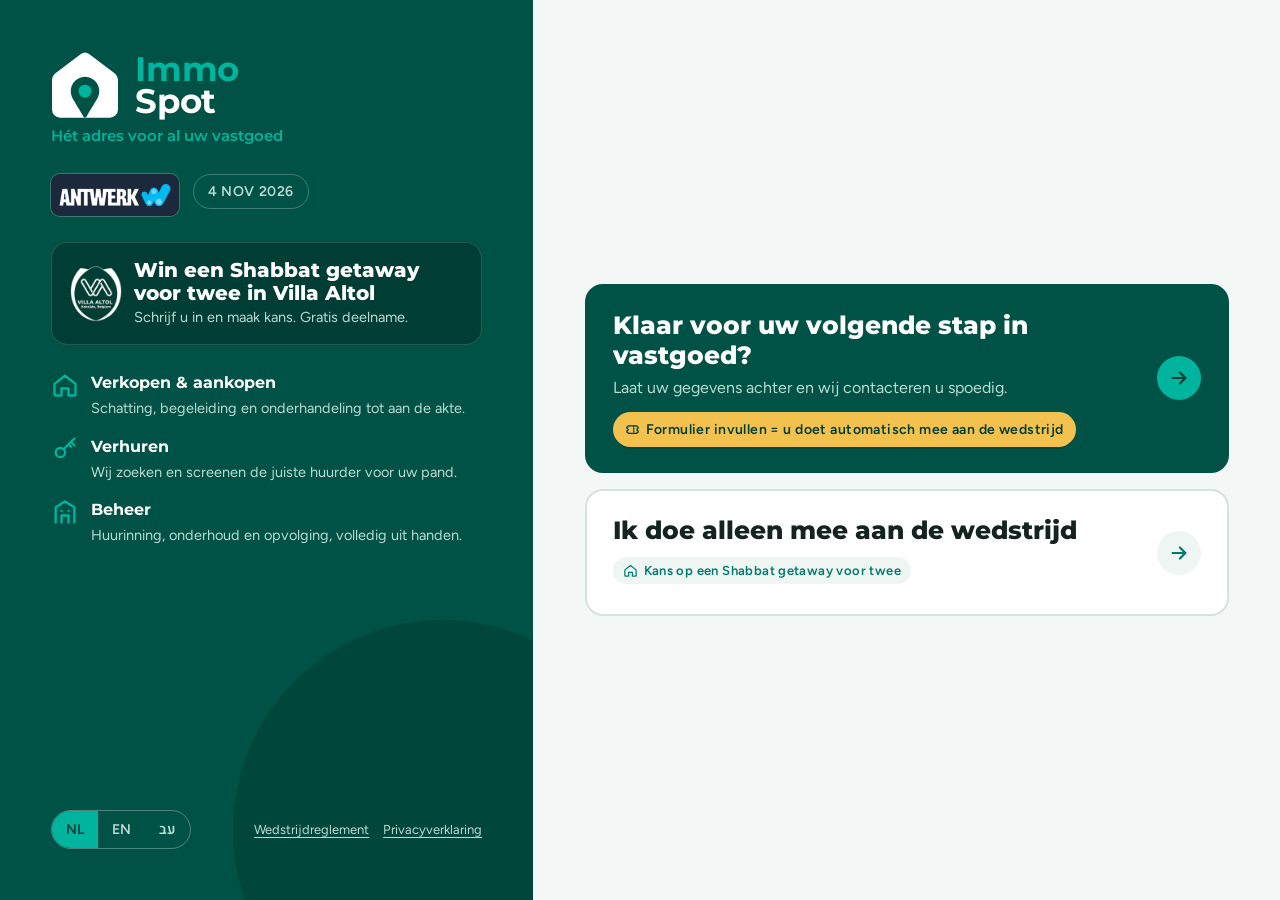
<file: index.html>
<!DOCTYPE html>
<html lang="nl" dir="ltr"><head>
<meta charset="utf-8">
<meta name="viewport" content="width=device-width,initial-scale=1,viewport-fit=cover">
<meta name="robots" content="noindex">
<meta name="theme-color" content="#005246">
<title>Antwerk 2026 · Immo Spot</title>
<link rel="icon" type="image/png" href="assets/icon.png">
<link rel="apple-touch-icon" href="assets/icon.png">
<link rel="stylesheet" href="css/fonts.css">
<link rel="stylesheet" href="css/style.css?v=greenbig1">
<noscript><style>.app{display:none}</style><p style="font:16px sans-serif;padding:24px">Deze pagina heeft JavaScript nodig. / This page needs JavaScript.</p></noscript>
</head>
<body>
<svg width="0" height="0" style="position:absolute" aria-hidden="true">
  <symbol id="i-cash" viewBox="0 0 24 24" fill="none" stroke="currentColor" stroke-width="2" stroke-linecap="round" stroke-linejoin="round"><path d="M3 11l9-7 9 7v9a1 1 0 0 1-1 1h-5v-6H9v6H4a1 1 0 0 1-1-1z"></path></symbol>
  <symbol id="i-ticket" viewBox="0 0 24 24" fill="none" stroke="currentColor" stroke-width="2" stroke-linecap="round" stroke-linejoin="round"><path d="M3 8a2 2 0 0 0 2-2h14a2 2 0 0 0 2 2v2a2 2 0 0 0 0 4v2a2 2 0 0 0-2 2H5a2 2 0 0 0-2-2v-2a2 2 0 0 0 0-4z"></path><path d="M14 6v12" stroke-dasharray="2 2"></path></symbol>
  <symbol id="i-arrow" viewBox="0 0 24 24" fill="none" stroke="currentColor" stroke-width="2.4" stroke-linecap="round" stroke-linejoin="round"><path d="M5 12h14M13 6l6 6-6 6"></path></symbol>
</svg>

<div class="app">
  <aside class="brand">
    <div>
      <div class="logo">
        <svg viewBox="0 0 100 100" aria-hidden="true">
          <path d="M44 4.5a10 10 0 0 1 12 0l37 28a14 14 0 0 1 5.5 11V86a12 12 0 0 1-12 12h-73A12 12 0 0 1 1.5 86V43.5A14 14 0 0 1 7 32.5Z" fill="#fff"></path>
          <path d="M50 38a21 21 0 0 0-19.6 28.6c2.4 6 9 15.3 17.4 30a2.5 2.5 0 0 0 4.4 0c8.4-14.7 15-24 17.4-30A21 21 0 0 0 50 38Z" fill="var(--forest)"></path>
          <circle cx="50" cy="59" r="9.5" fill="var(--teal)"></circle>
        </svg>
        <div class="wordmark"><span>Immo</span>Spot</div>
      </div>
      <div class="tagline">Hét adres voor al uw vastgoed</div>
    </div>

    <div class="event-row"><img class="antwerk-logo" src="assets/antwerk_logo.png" alt="Antwerk" width="128" height="42"><div class="event"><span data-i18n="eventDate">4 nov 2026</span></div></div>

    <div class="prize">
      <img class="prize-logo" src="assets/villa-altol-logo-bw.png" alt="Villa Altol" width="56" height="62">
      <div><b data-i18n="prizeT">Win een Shabbat getaway voor twee in Villa Altol</b><small data-i18n="prizeD">Schrijf u in en maak kans. Gratis deelname.</small></div>
    </div>

    <ul class="services">
      <li><svg viewBox="0 0 24 24" fill="none" stroke="currentColor" stroke-width="2" stroke-linecap="round" stroke-linejoin="round"><path d="M3 11l9-7 9 7v9a1 1 0 0 1-1 1h-5v-6H9v6H4a1 1 0 0 1-1-1z"></path></svg><div><b data-i18n="s1t">Verkopen &amp; aankopen</b><small data-i18n="s1d">Schatting, begeleiding en onderhandeling tot aan de akte.</small></div></li>
      <li><svg viewBox="0 0 24 24" fill="none" stroke="currentColor" stroke-width="2" stroke-linecap="round" stroke-linejoin="round"><circle cx="8" cy="15" r="4"></circle><path d="M11 12l9-9M17 6l3 3M15 8l2 2"></path></svg><div><b data-i18n="s2t">Verhuren</b><small data-i18n="s2d">Wij zoeken en screenen de juiste huurder voor uw pand.</small></div></li>
      <li><svg viewBox="0 0 24 24" fill="none" stroke="currentColor" stroke-width="2" stroke-linecap="round" stroke-linejoin="round"><path d="M4 21V8l8-5 8 5v13"></path><path d="M9 21v-6h6v6M9 11h.01M15 11h.01"></path></svg><div><b data-i18n="s3t">Beheer</b><small data-i18n="s3d">Huurinning, onderhoud en opvolging, volledig uit handen.</small></div></li>
    </ul>

    <div class="brand-foot">
      <div class="lang" role="group" aria-label="Taal / Language">
        <button type="button" id="lang-nl" aria-pressed="true">NL</button>
        <button type="button" id="lang-en" aria-pressed="false">EN</button>
        <button type="button" id="lang-he" aria-pressed="false" lang="he">עב</button>
      </div>
      <div class="doc-links"><a href="rules.html" data-doc="rules" data-i18n="docRules">Wedstrijdreglement</a><a href="privacy.html" data-doc="privacy" data-i18n="docPrivacy">Privacyverklaring</a></div>
    </div>
  </aside>

  <main class="panel">
    <!-- Start: choose a path -->
    <section class="view" id="v-start">
      <div class="paths">
        <button type="button" class="path main" id="go-service">
          <b data-i18n="pathAT">Klaar voor uw volgende stap in vastgoed?</b>
          <span class="d" data-i18n="pathAD">Laat uw gegevens achter en wij contacteren u spoedig.</span>
          <span class="ticket"><svg><use href="#i-ticket"></use></svg><span data-i18n="pathATag">Formulier invullen = u doet automatisch mee aan de wedstrijd</span></span>
          <span class="arrow"><svg><use href="#i-arrow"></use></svg></span>
        </button>
        <button type="button" class="path" id="go-raffle">
          <b data-i18n="pathBT">Ik doe alleen mee aan de wedstrijd</b>
          <span class="d" data-i18n="pathBD"></span>
          <span class="ticket"><svg><use href="#i-cash"></use></svg><span data-i18n="pathBTag">Kans op een Shabbat getaway voor twee</span></span>
          <span class="arrow"><svg><use href="#i-arrow"></use></svg></span>
        </button>
      </div>
    </section>

    <!-- Path 1: service sign-up (contest is optional here) -->
    <section class="view" id="v-service" hidden>
      <div class="view-head">
        <button type="button" class="back" data-back="" data-i18n="back">← Terug</button>
        <h2 data-i18n="serviceT">Uw aanvraag</h2>
      </div>
      <form id="lead-form" novalidate="">
        <fieldset id="f-interest">
          <legend><span data-i18n="qInterest">Waarmee kunnen we u helpen?</span> <span class="req">*</span></legend>
          <div class="chips">
            <label class="chip"><input type="radio" name="interest" value="kopen" id="i-kopen"><span data-i18n="iBuy">Kopen</span></label>
            <label class="chip"><input type="radio" name="interest" value="verkopen" id="i-verkopen"><span data-i18n="iSell">Verkopen</span></label>
            <label class="chip"><input type="radio" name="interest" value="verhuren" id="i-verhuren"><span data-i18n="iRent">Verhuren</span></label>
            <label class="chip"><input type="radio" name="interest" value="beheer" id="i-beheer"><span data-i18n="iManage">Beheer</span></label>
          </div>
          <div class="err" id="e-interest"></div>
        </fieldset>

        <fieldset>
          <legend data-i18n="qContact">Uw gegevens</legend>
          <div class="grid2">
            <div class="field" id="f-first"><label for="first" data-i18n="first">Voornaam *</label><input type="text" id="first" autocomplete="given-name"><div class="err" id="e-first"></div></div>
            <div class="field" id="f-last"><label for="last" data-i18n="last">Achternaam *</label><input type="text" id="last" autocomplete="family-name"><div class="err" id="e-last"></div></div>
            <div class="field" id="f-phone"><label for="phone" data-i18n="phone">Telefoon *</label><input type="tel" id="phone" autocomplete="tel" placeholder="+32 4xx xx xx xx"><div class="err" id="e-phone"></div></div>
            <div class="field" id="f-email"><label for="email" data-i18n="email">E-mail *</label><input type="email" id="email" autocomplete="email" placeholder="naam@voorbeeld.be"><div class="err" id="e-email"></div></div>
          </div>
        </fieldset>

        <fieldset id="f-property" hidden>
          <legend data-i18n="qProperty">Over het pand</legend>
          <div class="field" id="f-ptype" hidden>
            <label for="ptype" data-i18n="ptype">Type pand *</label>
            <select id="ptype">
              <option value="">Kies een type…</option>
              <option value="appartement">Appartement</option>
              <option value="huis">Huis</option>
              <option value="opbrengsteigendom">Opbrengsteigendom</option>
            </select>
            <div class="err" id="e-ptype"></div>
          </div>
          <div class="field" id="f-price" hidden>
            <label for="price" id="price-label" data-i18n="priceValue">Prijsklasse *</label>
            <select id="price">
              <option value="">Kies een prijsklasse…</option>
              <option value="&lt; € 200.000">&lt; € 200.000</option>
              <option value="€ 200.000 – 300.000">€ 200.000 – 300.000</option>
              <option value="€ 300.000 – 400.000">€ 300.000 – 400.000</option>
              <option value="€ 400.000 – 500.000">€ 400.000 – 500.000</option>
              <option value="€ 500.000 – 750.000">€ 500.000 – 750.000</option>
              <option value="€ 750.000 – 1.000.000">€ 750.000 – 1.000.000</option>
              <option value="&gt; € 1.000.000">&gt; € 1.000.000</option>
            </select>
            <div class="err" id="e-price"></div>
          </div>
          <input type="hidden" id="timing" value="">
        </fieldset>

        <div class="field"><label for="notes" data-i18n="notes">Opmerkingen of vragen</label><textarea id="notes" data-i18n-ph="notesPh" placeholder="Bv. appartement met soeka / tuin voor soeka"></textarea></div>
        <div class="raffle-note"><span class="ic"><svg><use href="#i-cash"></use></svg></span><span data-i18n="autoRaffle">U doet automatisch mee aan de wedstrijd voor een Shabbat getaway voor twee in Villa Altol.</span></div>

        <div id="f-consent">
          <label class="consent"><input type="checkbox" id="consent"><span data-i18n="consent">Ik geef Immo Spot toestemming om mijn gegevens te bewaren en mij te contacteren over mijn aanvraag. Ik kan dit altijd intrekken.</span></label>
          <div class="err" id="e-consent"></div>
        </div>

        <input class="hp" type="text" name="website" id="hp1" tabindex="-1" autocomplete="off" aria-hidden="true">
        <button class="submit" type="submit" id="submit" data-i18n="submit">Schrijf mij in</button>
        <div class="status-note" id="status-note" role="status"></div>
        <div class="doc-line"><a href="rules.html" data-doc="rules" data-i18n="docRules">Wedstrijdreglement</a> · <a href="privacy.html" data-doc="privacy" data-i18n="docPrivacy">Privacyverklaring</a></div>
      </form>
    </section>

    <!-- Path 2: raffle only (not added to the client list) -->
    <section class="view" id="v-raffle" hidden>
      <div class="view-head">
        <button type="button" class="back" data-back="" data-i18n="back">← Terug</button>
        <h2 data-i18n="raffleT">Doe mee aan de wedstrijd</h2>
        <p data-i18n="raffleD">Beantwoord 1 korte vraag en maak kans op een Shabbat getaway voor twee in Villa Altol.</p>
      </div>
      <form id="raffle-form" novalidate="">
        <div class="grid2">
          <div class="field" id="f-rf-first"><label for="rf-first" data-i18n="first">Voornaam *</label><input type="text" id="rf-first" autocomplete="given-name"><div class="err" id="e-rf-first"></div></div>
          <div class="field" id="f-rf-last"><label for="rf-last" data-i18n="last">Achternaam *</label><input type="text" id="rf-last" autocomplete="family-name"><div class="err" id="e-rf-last"></div></div>
          <div class="field" id="f-rf-phone"><label for="rf-phone" data-i18n="phone">Telefoon *</label><input type="tel" id="rf-phone" autocomplete="tel" placeholder="+32 4xx xx xx xx"><div class="err" id="e-rf-phone"></div></div>
          <div class="field" id="f-rf-email"><label for="rf-email" data-i18n="email">E-mail *</label><input type="email" id="rf-email" autocomplete="email" placeholder="naam@voorbeeld.be"><div class="err" id="e-rf-email"></div></div>
        </div>
        <div class="quiz" data-prefix="rq"></div>
        <div id="f-rf-consent">
          <label class="consent"><input type="checkbox" id="rf-consent"><span data-i18n="rfConsent">Ik ga akkoord met het wedstrijdreglement. Immo Spot gebruikt mijn gegevens alleen voor deze wedstrijd en neemt enkel contact op als ik win.</span></label>
          <div class="err" id="e-rf-consent"></div>
        </div>
        <input class="hp" type="text" name="website" id="hp2" tabindex="-1" autocomplete="off" aria-hidden="true">
        <button class="submit" type="submit" id="rf-submit" data-i18n="rfSubmit">Doe mee</button>
        <div class="status-note" id="rf-status-note" role="status"></div>
        <div class="doc-line"><a href="rules.html" data-doc="rules" data-i18n="docRules">Wedstrijdreglement</a> · <a href="privacy.html" data-doc="privacy" data-i18n="docPrivacy">Privacyverklaring</a></div>
      </form>
    </section>

    <!-- Thank you -->
    <section class="thanks" id="v-thanks" hidden>
      <div class="tick"><svg viewBox="0 0 24 24" fill="none" stroke="currentColor" stroke-width="3" stroke-linecap="round" stroke-linejoin="round"><path d="M5 12.5l4.5 4.5L19 7.5"></path></svg></div>
      <h2 id="thanks-title">Bedankt!</h2>
      <p id="thanks-body"></p>
      <p class="dup-note" id="thanks-dup" hidden></p>
      <ul class="steps" id="thanks-steps" hidden></ul>
      <div class="raffle-note" id="thanks-raffle-box"><span class="ic"><svg><use href="#i-cash"></use></svg></span><span id="thanks-raffle"></span></div>
      <img class="thanks-flyer" id="thanks-flyer" src="assets/villa-altol-flyer.jpg" alt="Villa Altol, Koksijde" width="720" height="900" hidden>
      <p class="thanks-end" id="thanks-end"></p>
      <button type="button" class="again" id="again" data-i18n="again">Nieuwe inschrijving</button>
      <div class="countdown" id="countdown"></div>
    </section>

  </main>
</div>
<script src="config.js"></script>
<script src="js/i18n.js?v=greenbig1"></script>
<script src="js/app.js?v=greenbig1"></script>
</body>
</html>
</file>
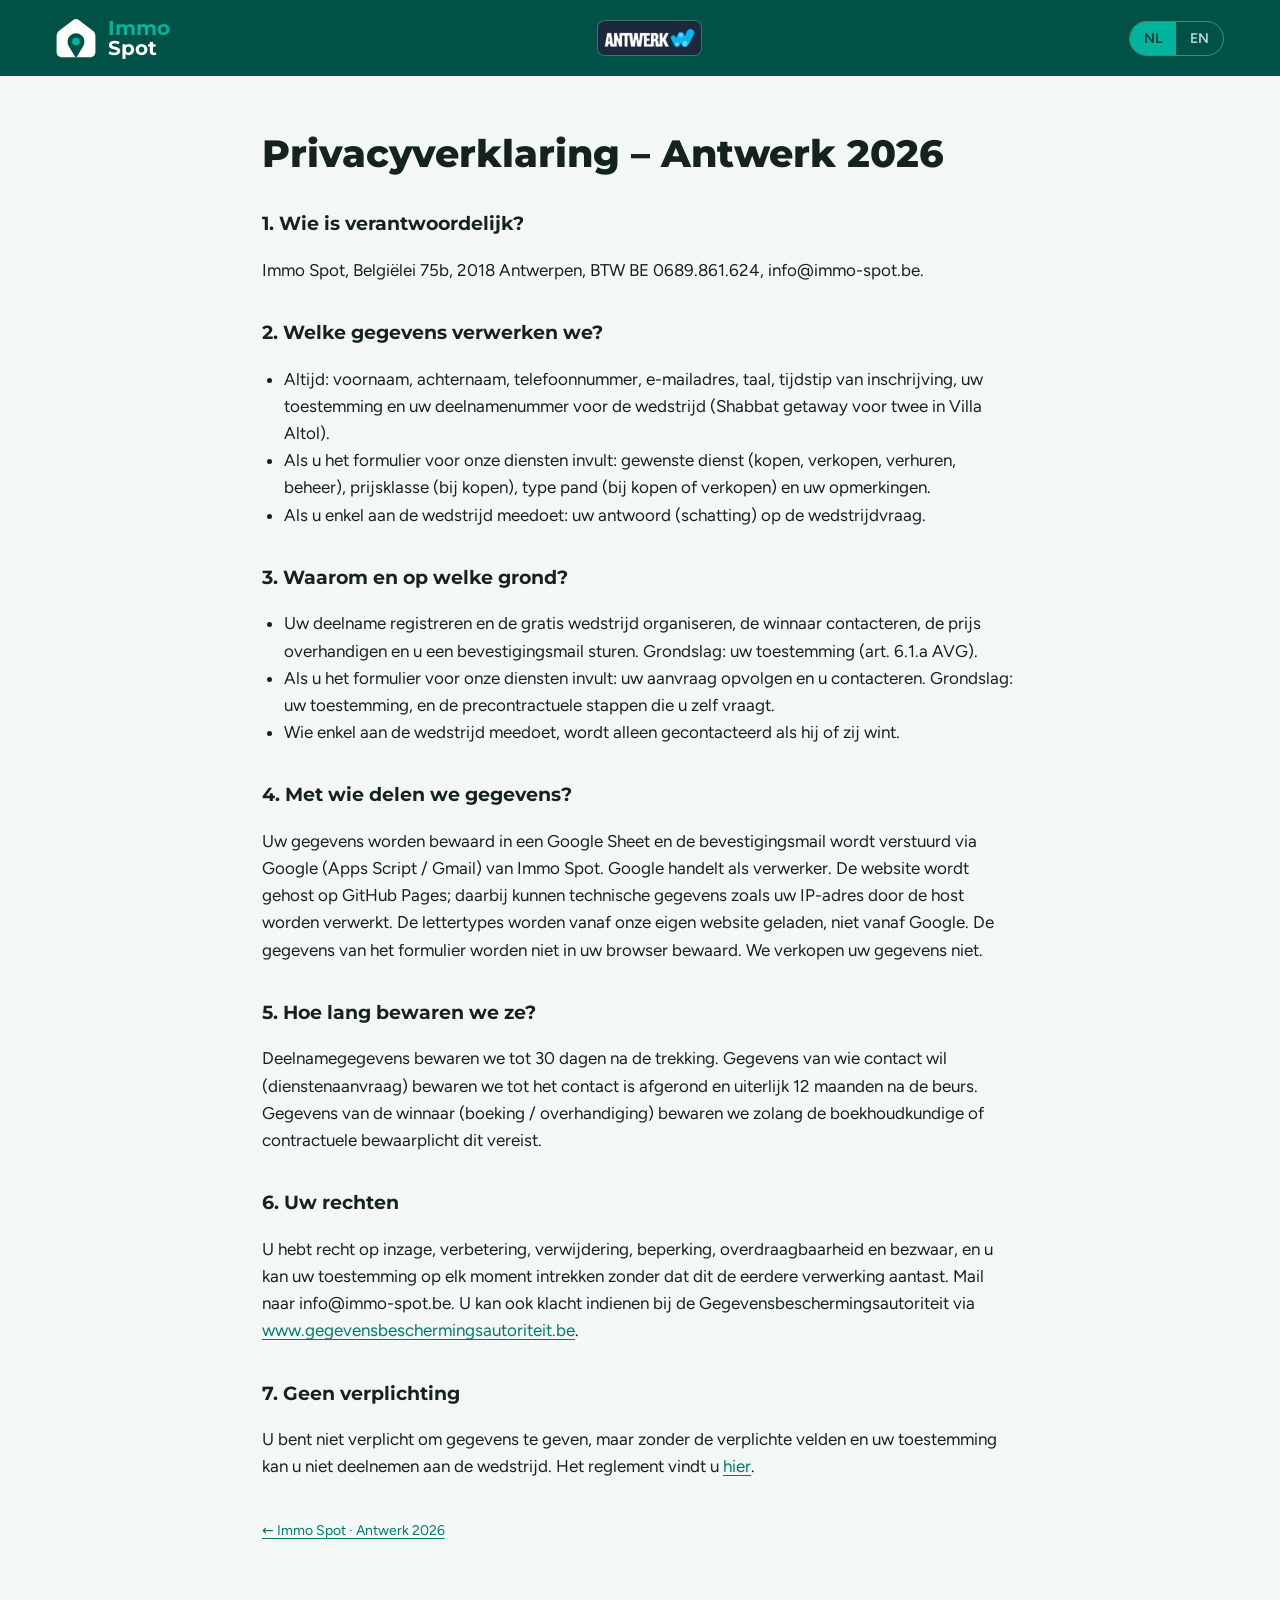
<file: privacy.html>
<!DOCTYPE html>
<html lang="nl"><head><meta charset="utf-8"><meta name="viewport" content="width=device-width,initial-scale=1"><meta name="robots" content="noindex">
<title>Privacyverklaring · Privacy notice – Immo Spot</title>
<link rel="icon" type="image/png" href="assets/icon.png">
<link rel="stylesheet" href="css/fonts.css"><link rel="stylesheet" href="css/doc.css"></head>
<body>
<header class="top">
  <a class="home" id="home" href="index.html"><svg viewBox="0 0 100 100" aria-hidden="true"><path d="M44 4.5a10 10 0 0 1 12 0l37 28a14 14 0 0 1 5.5 11V86a12 12 0 0 1-12 12h-73A12 12 0 0 1 1.5 86V43.5A14 14 0 0 1 7 32.5Z" fill="#fff"/><path d="M50 38a21 21 0 0 0-19.6 28.6c2.4 6 9 15.3 17.4 30a2.5 2.5 0 0 0 4.4 0c8.4-14.7 15-24 17.4-30A21 21 0 0 0 50 38Z" fill="#005246"/><circle cx="50" cy="59" r="9.5" fill="#01b49d"/></svg><span class="wm"><span>Immo</span>Spot</span></a>
  <span class="ev"><img class="antwerk-logo" src="assets/antwerk_logo.png" alt="Antwerk" width="104" height="34"></span>
  <div class="lang" role="group" aria-label="Taal / Language"><button id="bNL" type="button" data-set="nl" aria-pressed="true">NL</button><button id="bEN" type="button" data-set="en" aria-pressed="false">EN</button></div>
</header>
<main class="doc nl" id="doc">
<div data-l="nl">
<h1>Privacyverklaring – Antwerk 2026</h1>
<h2>1. Wie is verantwoordelijk?</h2>
<p>Immo Spot, Belgiëlei 75b, 2018 Antwerpen, BTW BE 0689.861.624, info@immo-spot.be.</p>
<h2>2. Welke gegevens verwerken we?</h2>
<ul>
<li>Altijd: voornaam, achternaam, telefoonnummer, e-mailadres, taal, tijdstip van inschrijving, uw toestemming en uw deelnamenummer voor de wedstrijd (Shabbat getaway voor twee in Villa Altol).</li>
<li>Als u het formulier voor onze diensten invult: gewenste dienst (kopen, verkopen, verhuren, beheer), prijsklasse (bij kopen), type pand (bij kopen of verkopen) en uw opmerkingen.</li>
<li>Als u enkel aan de wedstrijd meedoet: uw antwoord (schatting) op de wedstrijdvraag.</li>
</ul>
<h2>3. Waarom en op welke grond?</h2>
<ul>
<li>Uw deelname registreren en de gratis wedstrijd organiseren, de winnaar contacteren, de prijs overhandigen en u een bevestigingsmail sturen. Grondslag: uw toestemming (art. 6.1.a AVG).</li>
<li>Als u het formulier voor onze diensten invult: uw aanvraag opvolgen en u contacteren. Grondslag: uw toestemming, en de precontractuele stappen die u zelf vraagt.</li>
<li>Wie enkel aan de wedstrijd meedoet, wordt alleen gecontacteerd als hij of zij wint.</li>
</ul>
<h2>4. Met wie delen we gegevens?</h2>
<p>Uw gegevens worden bewaard in een Google Sheet en de bevestigingsmail wordt verstuurd via Google (Apps Script / Gmail) van Immo Spot. Google handelt als verwerker. De website wordt gehost op GitHub Pages; daarbij kunnen technische gegevens zoals uw IP-adres door de host worden verwerkt. De lettertypes worden vanaf onze eigen website geladen, niet vanaf Google. De gegevens van het formulier worden niet in uw browser bewaard. We verkopen uw gegevens niet.</p>
<h2>5. Hoe lang bewaren we ze?</h2>
<p>Deelnamegegevens bewaren we tot 30 dagen na de trekking. Gegevens van wie contact wil (dienstenaanvraag) bewaren we tot het contact is afgerond en uiterlijk 12 maanden na de beurs. Gegevens van de winnaar (boeking / overhandiging) bewaren we zolang de boekhoudkundige of contractuele bewaarplicht dit vereist.</p>
<h2>6. Uw rechten</h2>
<p>U hebt recht op inzage, verbetering, verwijdering, beperking, overdraagbaarheid en bezwaar, en u kan uw toestemming op elk moment intrekken zonder dat dit de eerdere verwerking aantast. Mail naar info@immo-spot.be. U kan ook klacht indienen bij de Gegevensbeschermingsautoriteit via <a href="https://www.gegevensbeschermingsautoriteit.be" target="_blank" rel="noopener">www.gegevensbeschermingsautoriteit.be</a>.</p>
<h2>7. Geen verplichting</h2>
<p>U bent niet verplicht om gegevens te geven, maar zonder de verplichte velden en uw toestemming kan u niet deelnemen aan de wedstrijd. Het reglement vindt u <a href="rules.html" class="plink" data-page="rules">hier</a>.</p>
</div>
<div data-l="en">
<h1>Privacy notice – Antwerk 2026</h1>
<h2>1. Who is responsible?</h2>
<p>Immo Spot, Belgiëlei 75b, 2018 Antwerp, VAT BE 0689.861.624, info@immo-spot.be.</p>
<h2>2. What data do we process?</h2>
<ul>
<li>Always: first name, last name, phone number, e-mail address, language, time of registration, your consent and your contest entry number (Shabbat getaway for two at Villa Altol).</li>
<li>If you complete the form for our services: the service you want (buying, selling, letting, management), price class (when buying), property type (when buying or selling) and your remarks.</li>
<li>If you only enter the contest: your answer (estimate) to the contest question.</li>
</ul>
<h2>3. Why, and on what basis?</h2>
<ul>
<li>To register your entry and run the free contest, contact the winner, hand over the prize and send you a confirmation e-mail. Basis: your consent (Art. 6(1)(a) GDPR).</li>
<li>If you complete the form for our services: to follow up your request and contact you. Basis: your consent, and the pre-contractual steps you ask for.</li>
<li>People who only enter the contest are contacted only if they win.</li>
</ul>
<h2>4. Who do we share data with?</h2>
<p>Your data is stored in a Google Sheet and the confirmation e-mail is sent through Immo Spot's Google account (Apps Script / Gmail). Google acts as a processor. The website is hosted on GitHub Pages; the host may process technical data such as your IP address. Fonts are loaded from our own site, not from Google. The form data is not kept in your browser. We do not sell your data.</p>
<h2>5. How long do we keep it?</h2>
<p>We keep entry data until 30 days after the draw. Data of people who want to be contacted (service request) until the contact is completed and at most 12 months after the expo. Winner booking / handover data as long as accounting or contractual retention rules require.</p>
<h2>6. Your rights</h2>
<p>You have the right of access, rectification, erasure, restriction, portability and objection, and you can withdraw your consent at any time without affecting earlier processing. Email info@immo-spot.be. You can also lodge a complaint with the Belgian Data Protection Authority via <a href="https://www.dataprotectionauthority.be" target="_blank" rel="noopener">www.dataprotectionauthority.be</a>.</p>
<h2>7. No obligation</h2>
<p>You are not obliged to provide data, but without the required fields and your consent you cannot take part in the contest. The rules are <a href="rules.html" class="plink" data-page="rules">here</a>.</p>
</div>

<p class="foot"><a href="index.html" class="back">← Immo Spot · Antwerk 2026</a></p>
</main>
<script>
(function(){var d=document.getElementById('doc');var q=new URLSearchParams(location.search).get('lang');
function set(l){d.className='doc '+l;document.documentElement.lang=l;
 document.querySelectorAll('[data-set]').forEach(function(b){b.setAttribute('aria-pressed',b.dataset.set===l)});
 document.querySelectorAll('.plink').forEach(function(a){a.href=a.dataset.page+'.html?lang='+l});
 document.getElementById('home').href='index.html?lang='+l;document.querySelector('.back').href='index.html?lang='+l}
document.querySelectorAll('[data-set]').forEach(function(b){b.addEventListener('click',function(){set(b.dataset.set)})});
set(q==='en'?'en':'nl')})();
</script>
</body></html>
</file>
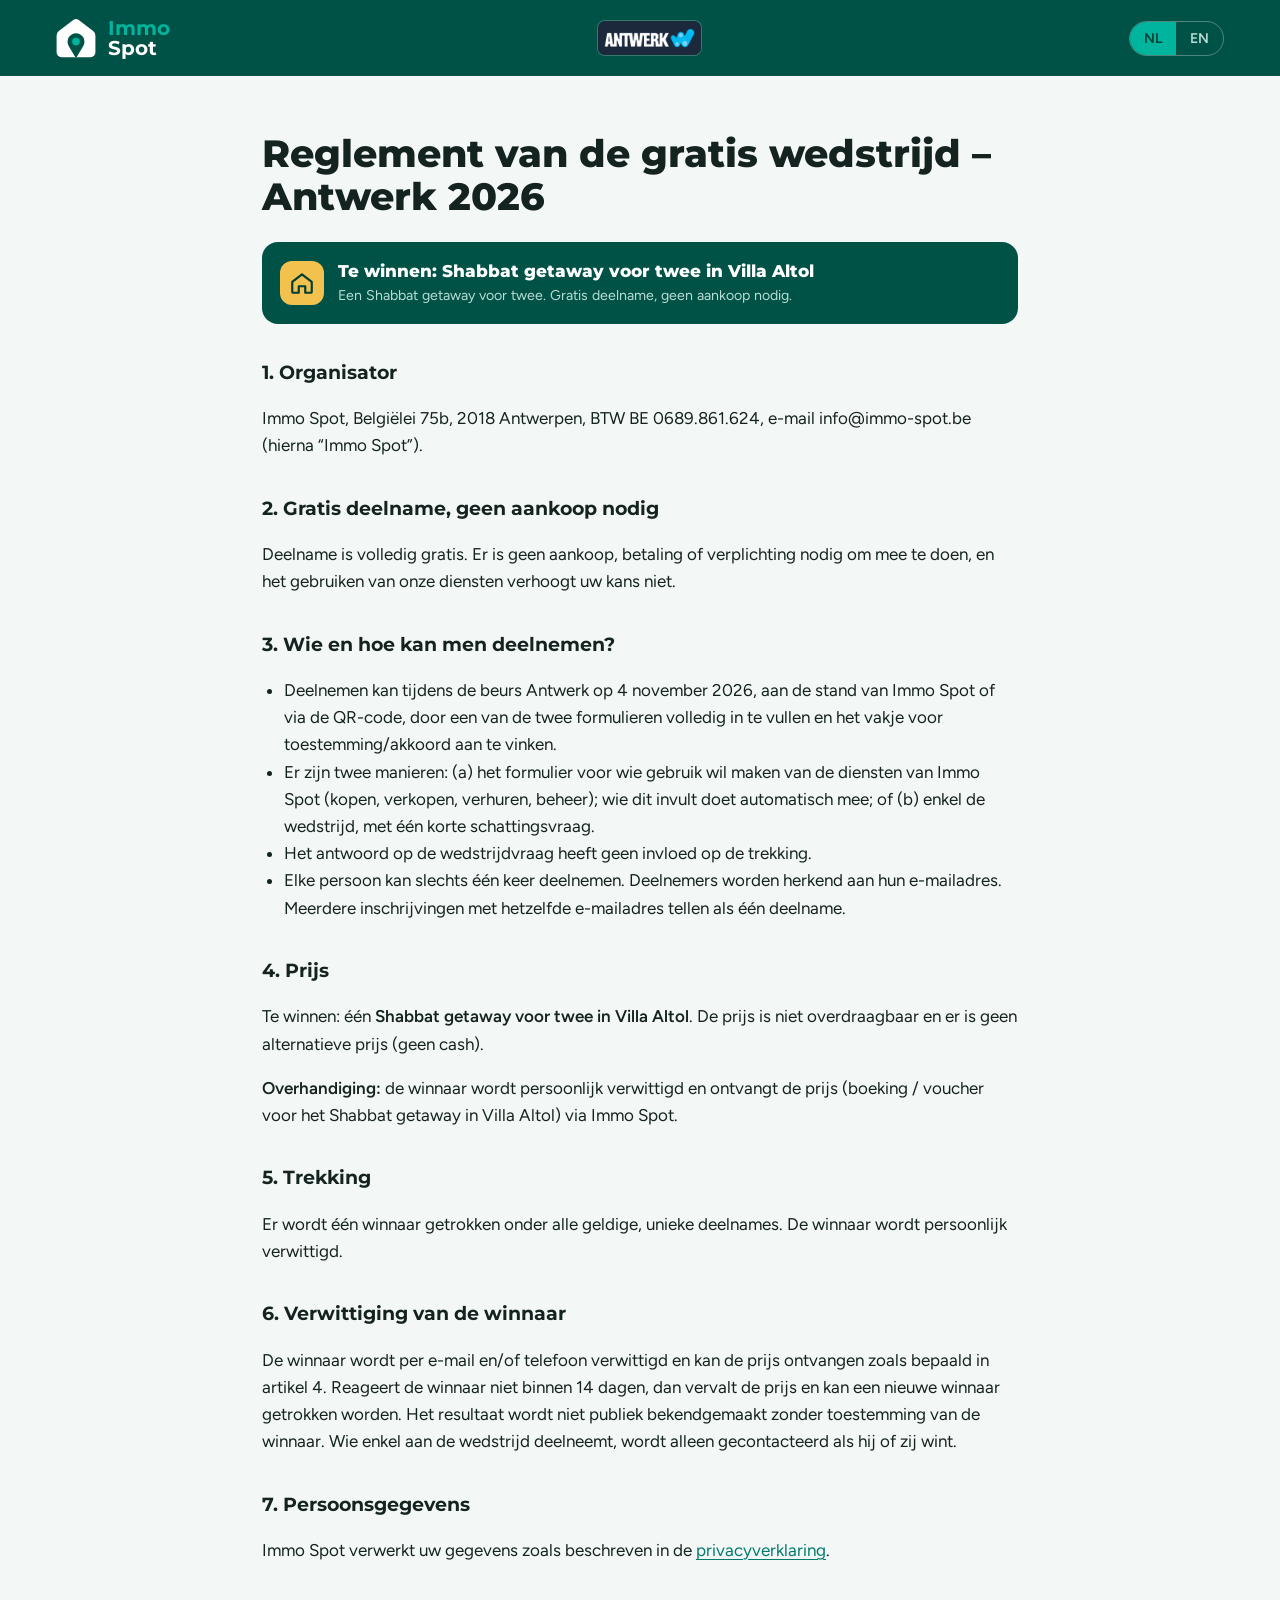
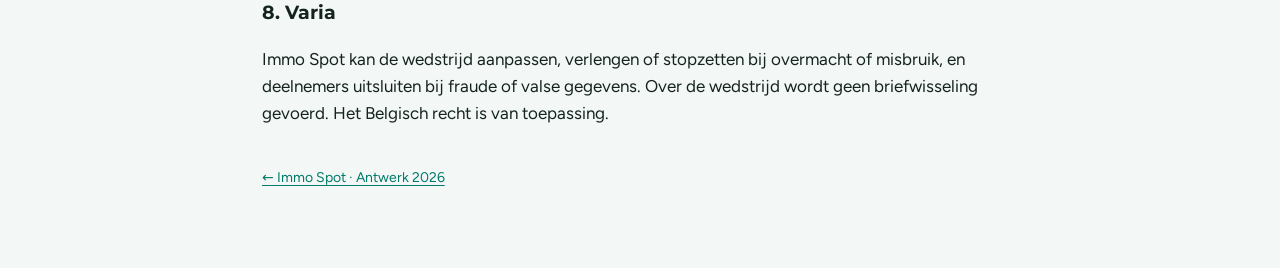
<file: rules.html>
<!DOCTYPE html>
<html lang="nl"><head><meta charset="utf-8"><meta name="viewport" content="width=device-width,initial-scale=1"><meta name="robots" content="noindex">
<title>Wedstrijdreglement · Contest rules – Immo Spot</title>
<link rel="icon" type="image/png" href="assets/icon.png">
<link rel="stylesheet" href="css/fonts.css"><link rel="stylesheet" href="css/doc.css"></head>
<body>
<header class="top">
  <a class="home" id="home" href="index.html"><svg viewBox="0 0 100 100" aria-hidden="true"><path d="M44 4.5a10 10 0 0 1 12 0l37 28a14 14 0 0 1 5.5 11V86a12 12 0 0 1-12 12h-73A12 12 0 0 1 1.5 86V43.5A14 14 0 0 1 7 32.5Z" fill="#fff"/><path d="M50 38a21 21 0 0 0-19.6 28.6c2.4 6 9 15.3 17.4 30a2.5 2.5 0 0 0 4.4 0c8.4-14.7 15-24 17.4-30A21 21 0 0 0 50 38Z" fill="#005246"/><circle cx="50" cy="59" r="9.5" fill="#01b49d"/></svg><span class="wm"><span>Immo</span>Spot</span></a>
  <span class="ev"><img class="antwerk-logo" src="assets/antwerk_logo.png" alt="Antwerk" width="104" height="34"></span>
  <div class="lang" role="group" aria-label="Taal / Language"><button id="bNL" type="button" data-set="nl" aria-pressed="true">NL</button><button id="bEN" type="button" data-set="en" aria-pressed="false">EN</button></div>
</header>
<main class="doc nl" id="doc">
<div data-l="nl">
<h1>Reglement van de gratis wedstrijd – Antwerk 2026</h1>
<div class="prize-box"><span class="ic"><svg viewBox="0 0 24 24" fill="none" stroke="currentColor" stroke-width="2" stroke-linecap="round" stroke-linejoin="round"><path d="M3 11l9-7 9 7v9a1 1 0 0 1-1 1h-5v-6H9v6H4a1 1 0 0 1-1-1z"/></svg></span><div><b>Te winnen: Shabbat getaway voor twee in Villa Altol</b><small>Een Shabbat getaway voor twee. Gratis deelname, geen aankoop nodig.</small></div></div>
<h2>1. Organisator</h2>
<p>Immo Spot, Belgiëlei 75b, 2018 Antwerpen, BTW BE 0689.861.624, e-mail info@immo-spot.be (hierna “Immo Spot”).</p>
<h2>2. Gratis deelname, geen aankoop nodig</h2>
<p>Deelname is volledig gratis. Er is geen aankoop, betaling of verplichting nodig om mee te doen, en het gebruiken van onze diensten verhoogt uw kans niet.</p>
<h2>3. Wie en hoe kan men deelnemen?</h2>
<ul>
<li>Deelnemen kan tijdens de beurs Antwerk op 4 november 2026, aan de stand van Immo Spot of via de QR-code, door een van de twee formulieren volledig in te vullen en het vakje voor toestemming/akkoord aan te vinken.</li>
<li>Er zijn twee manieren: (a) het formulier voor wie gebruik wil maken van de diensten van Immo Spot (kopen, verkopen, verhuren, beheer); wie dit invult doet automatisch mee; of (b) enkel de wedstrijd, met één korte schattingsvraag.</li>
<li>Het antwoord op de wedstrijdvraag heeft geen invloed op de trekking.</li>
<li>Elke persoon kan slechts één keer deelnemen. Deelnemers worden herkend aan hun e-mailadres. Meerdere inschrijvingen met hetzelfde e-mailadres tellen als één deelname.</li>
</ul>
<h2>4. Prijs</h2>
<p>Te winnen: één <b>Shabbat getaway voor twee in Villa Altol</b>. De prijs is niet overdraagbaar en er is geen alternatieve prijs (geen cash).</p>
<p><b>Overhandiging:</b> de winnaar wordt persoonlijk verwittigd en ontvangt de prijs (boeking / voucher voor het Shabbat getaway in Villa Altol) via Immo Spot.</p>
<h2>5. Trekking</h2>
<p>Er wordt één winnaar getrokken onder alle geldige, unieke deelnames. De winnaar wordt persoonlijk verwittigd.</p>
<h2>6. Verwittiging van de winnaar</h2>
<p>De winnaar wordt per e-mail en/of telefoon verwittigd en kan de prijs ontvangen zoals bepaald in artikel 4. Reageert de winnaar niet binnen 14 dagen, dan vervalt de prijs en kan een nieuwe winnaar getrokken worden. Het resultaat wordt niet publiek bekendgemaakt zonder toestemming van de winnaar. Wie enkel aan de wedstrijd deelneemt, wordt alleen gecontacteerd als hij of zij wint.</p>
<h2>7. Persoonsgegevens</h2>
<p>Immo Spot verwerkt uw gegevens zoals beschreven in de <a href="privacy.html" class="plink" data-page="privacy">privacyverklaring</a>.</p>
<h2>8. Varia</h2>
<p>Immo Spot kan de wedstrijd aanpassen, verlengen of stopzetten bij overmacht of misbruik, en deelnemers uitsluiten bij fraude of valse gegevens. Over de wedstrijd wordt geen briefwisseling gevoerd. Het Belgisch recht is van toepassing.</p>
</div>
<div data-l="en">
<h1>Rules of the free contest – Antwerk 2026</h1>
<div class="prize-box"><span class="ic"><svg viewBox="0 0 24 24" fill="none" stroke="currentColor" stroke-width="2" stroke-linecap="round" stroke-linejoin="round"><path d="M3 11l9-7 9 7v9a1 1 0 0 1-1 1h-5v-6H9v6H4a1 1 0 0 1-1-1z"/></svg></span><div><b>To be won: Shabbat getaway for two at Villa Altol</b><small>A Shabbat getaway for two. Free to enter, no purchase necessary.</small></div></div>
<h2>1. Organiser</h2>
<p>Immo Spot, Belgiëlei 75b, 2018 Antwerp, VAT BE 0689.861.624, email info@immo-spot.be (“Immo Spot”).</p>
<h2>2. Free to enter, no purchase necessary</h2>
<p>Entering is completely free. No purchase, payment or obligation is required to take part, and using our services does not improve your chances.</p>
<h2>3. Who can take part and how</h2>
<ul>
<li>You can take part during the Antwerk expo on 4 November 2026, at the Immo Spot stand or via the QR code, by completing one of the two forms and ticking the consent/agreement box.</li>
<li>There are two ways: (a) the form for people who would like to use Immo Spot's services (buying, selling, letting, management); anyone who completes it is entered automatically; or (b) the contest only, with one short estimation question.</li>
<li>The answer to the contest question has no influence on the draw.</li>
<li>Each person can enter only once. Participants are identified by e-mail address. Several registrations with the same e-mail address count as one entry.</li>
</ul>
<h2>4. Prize</h2>
<p>To be won: one <b>Shabbat getaway for two at Villa Altol</b>. The prize cannot be transferred and there is no alternative prize (no cash).</p>
<p><b>Handover:</b> the winner is notified personally and receives the prize (booking / voucher for the Shabbat getaway at Villa Altol) via Immo Spot.</p>
<h2>5. The draw</h2>
<p>One winner is drawn among all valid, unique entries. The winner is notified personally.</p>
<h2>6. Notifying the winner</h2>
<p>The winner is notified by e-mail and/or phone and can receive the prize as set out in article 4. If the winner does not respond within 14 days, the prize is forfeited and a new winner may be drawn. The result will not be published without the winner's consent. People who only enter the contest are contacted only if they win.</p>
<h2>7. Personal data</h2>
<p>Immo Spot processes your data as described in the <a href="privacy.html" class="plink" data-page="privacy">privacy notice</a>.</p>
<h2>8. Miscellaneous</h2>
<p>Immo Spot may adjust, extend or cancel the contest in case of force majeure or abuse, and may exclude participants in case of fraud or false details. No correspondence will be entered into about the contest. Belgian law applies.</p>
</div>

<p class="foot"><a href="index.html" class="back">← Immo Spot · Antwerk 2026</a></p>
</main>
<script>
(function(){var d=document.getElementById('doc');var q=new URLSearchParams(location.search).get('lang');
function set(l){d.className='doc '+l;document.documentElement.lang=l;
 document.querySelectorAll('[data-set]').forEach(function(b){b.setAttribute('aria-pressed',b.dataset.set===l)});
 document.querySelectorAll('.plink').forEach(function(a){a.href=a.dataset.page+'.html?lang='+l});
 document.getElementById('home').href='index.html?lang='+l;document.querySelector('.back').href='index.html?lang='+l}
document.querySelectorAll('[data-set]').forEach(function(b){b.addEventListener('click',function(){set(b.dataset.set)})});
set(q==='en'?'en':'nl')})();
</script>
</body></html>
</file>
<file: css/fonts.css>
/* latin-ext */
@font-face {
  font-family: 'Figtree';
  font-style: normal;
  font-weight: 400;
  font-display: swap;
  src: url(../fonts/figtree-latin-ext-c15953.woff2) format('woff2');
  unicode-range: U+0100-02BA, U+02BD-02C5, U+02C7-02CC, U+02CE-02D7, U+02DD-02FF, U+0304, U+0308, U+0329, U+1D00-1DBF, U+1E00-1E9F, U+1EF2-1EFF, U+2020, U+20A0-20AB, U+20AD-20C4, U+2113, U+2C60-2C7F, U+A720-A7FF;
}
/* latin */
@font-face {
  font-family: 'Figtree';
  font-style: normal;
  font-weight: 400;
  font-display: swap;
  src: url(../fonts/figtree-latin-dab710.woff2) format('woff2');
  unicode-range: U+0000-00FF, U+0131, U+0152-0153, U+02BB-02BC, U+02C6, U+02DA, U+02DC, U+0304, U+0308, U+0329, U+2000-206F, U+20AC, U+2122, U+2191, U+2193, U+2212, U+2215, U+FEFF, U+FFFD;
}
/* latin-ext */
@font-face {
  font-family: 'Figtree';
  font-style: normal;
  font-weight: 500;
  font-display: swap;
  src: url(../fonts/figtree-latin-ext-c15953.woff2) format('woff2');
  unicode-range: U+0100-02BA, U+02BD-02C5, U+02C7-02CC, U+02CE-02D7, U+02DD-02FF, U+0304, U+0308, U+0329, U+1D00-1DBF, U+1E00-1E9F, U+1EF2-1EFF, U+2020, U+20A0-20AB, U+20AD-20C4, U+2113, U+2C60-2C7F, U+A720-A7FF;
}
/* latin */
@font-face {
  font-family: 'Figtree';
  font-style: normal;
  font-weight: 500;
  font-display: swap;
  src: url(../fonts/figtree-latin-dab710.woff2) format('woff2');
  unicode-range: U+0000-00FF, U+0131, U+0152-0153, U+02BB-02BC, U+02C6, U+02DA, U+02DC, U+0304, U+0308, U+0329, U+2000-206F, U+20AC, U+2122, U+2191, U+2193, U+2212, U+2215, U+FEFF, U+FFFD;
}
/* latin-ext */
@font-face {
  font-family: 'Figtree';
  font-style: normal;
  font-weight: 600;
  font-display: swap;
  src: url(../fonts/figtree-latin-ext-c15953.woff2) format('woff2');
  unicode-range: U+0100-02BA, U+02BD-02C5, U+02C7-02CC, U+02CE-02D7, U+02DD-02FF, U+0304, U+0308, U+0329, U+1D00-1DBF, U+1E00-1E9F, U+1EF2-1EFF, U+2020, U+20A0-20AB, U+20AD-20C4, U+2113, U+2C60-2C7F, U+A720-A7FF;
}
/* latin */
@font-face {
  font-family: 'Figtree';
  font-style: normal;
  font-weight: 600;
  font-display: swap;
  src: url(../fonts/figtree-latin-dab710.woff2) format('woff2');
  unicode-range: U+0000-00FF, U+0131, U+0152-0153, U+02BB-02BC, U+02C6, U+02DA, U+02DC, U+0304, U+0308, U+0329, U+2000-206F, U+20AC, U+2122, U+2191, U+2193, U+2212, U+2215, U+FEFF, U+FFFD;
}
/* hebrew */
@font-face {
  font-family: 'Heebo';
  font-style: normal;
  font-weight: 400;
  font-display: swap;
  src: url(../fonts/heebo-hebrew-7a91ea.woff2) format('woff2');
  unicode-range: U+0307-0308, U+0590-05FF, U+200C-2010, U+20AA, U+25CC, U+FB1D-FB4F;
}
/* latin-ext */
@font-face {
  font-family: 'Heebo';
  font-style: normal;
  font-weight: 400;
  font-display: swap;
  src: url(../fonts/heebo-latin-ext-f8e98f.woff2) format('woff2');
  unicode-range: U+0100-02BA, U+02BD-02C5, U+02C7-02CC, U+02CE-02D7, U+02DD-02FF, U+0304, U+0308, U+0329, U+1D00-1DBF, U+1E00-1E9F, U+1EF2-1EFF, U+2020, U+20A0-20AB, U+20AD-20C4, U+2113, U+2C60-2C7F, U+A720-A7FF;
}
/* latin */
@font-face {
  font-family: 'Heebo';
  font-style: normal;
  font-weight: 400;
  font-display: swap;
  src: url(../fonts/heebo-latin-22321e.woff2) format('woff2');
  unicode-range: U+0000-00FF, U+0131, U+0152-0153, U+02BB-02BC, U+02C6, U+02DA, U+02DC, U+0304, U+0308, U+0329, U+2000-206F, U+20AC, U+2122, U+2191, U+2193, U+2212, U+2215, U+FEFF, U+FFFD;
}
/* hebrew */
@font-face {
  font-family: 'Heebo';
  font-style: normal;
  font-weight: 500;
  font-display: swap;
  src: url(../fonts/heebo-hebrew-7a91ea.woff2) format('woff2');
  unicode-range: U+0307-0308, U+0590-05FF, U+200C-2010, U+20AA, U+25CC, U+FB1D-FB4F;
}
/* latin-ext */
@font-face {
  font-family: 'Heebo';
  font-style: normal;
  font-weight: 500;
  font-display: swap;
  src: url(../fonts/heebo-latin-ext-f8e98f.woff2) format('woff2');
  unicode-range: U+0100-02BA, U+02BD-02C5, U+02C7-02CC, U+02CE-02D7, U+02DD-02FF, U+0304, U+0308, U+0329, U+1D00-1DBF, U+1E00-1E9F, U+1EF2-1EFF, U+2020, U+20A0-20AB, U+20AD-20C4, U+2113, U+2C60-2C7F, U+A720-A7FF;
}
/* latin */
@font-face {
  font-family: 'Heebo';
  font-style: normal;
  font-weight: 500;
  font-display: swap;
  src: url(../fonts/heebo-latin-22321e.woff2) format('woff2');
  unicode-range: U+0000-00FF, U+0131, U+0152-0153, U+02BB-02BC, U+02C6, U+02DA, U+02DC, U+0304, U+0308, U+0329, U+2000-206F, U+20AC, U+2122, U+2191, U+2193, U+2212, U+2215, U+FEFF, U+FFFD;
}
/* hebrew */
@font-face {
  font-family: 'Heebo';
  font-style: normal;
  font-weight: 600;
  font-display: swap;
  src: url(../fonts/heebo-hebrew-7a91ea.woff2) format('woff2');
  unicode-range: U+0307-0308, U+0590-05FF, U+200C-2010, U+20AA, U+25CC, U+FB1D-FB4F;
}
/* latin-ext */
@font-face {
  font-family: 'Heebo';
  font-style: normal;
  font-weight: 600;
  font-display: swap;
  src: url(../fonts/heebo-latin-ext-f8e98f.woff2) format('woff2');
  unicode-range: U+0100-02BA, U+02BD-02C5, U+02C7-02CC, U+02CE-02D7, U+02DD-02FF, U+0304, U+0308, U+0329, U+1D00-1DBF, U+1E00-1E9F, U+1EF2-1EFF, U+2020, U+20A0-20AB, U+20AD-20C4, U+2113, U+2C60-2C7F, U+A720-A7FF;
}
/* latin */
@font-face {
  font-family: 'Heebo';
  font-style: normal;
  font-weight: 600;
  font-display: swap;
  src: url(../fonts/heebo-latin-22321e.woff2) format('woff2');
  unicode-range: U+0000-00FF, U+0131, U+0152-0153, U+02BB-02BC, U+02C6, U+02DA, U+02DC, U+0304, U+0308, U+0329, U+2000-206F, U+20AC, U+2122, U+2191, U+2193, U+2212, U+2215, U+FEFF, U+FFFD;
}
/* hebrew */
@font-face {
  font-family: 'Heebo';
  font-style: normal;
  font-weight: 700;
  font-display: swap;
  src: url(../fonts/heebo-hebrew-7a91ea.woff2) format('woff2');
  unicode-range: U+0307-0308, U+0590-05FF, U+200C-2010, U+20AA, U+25CC, U+FB1D-FB4F;
}
/* latin-ext */
@font-face {
  font-family: 'Heebo';
  font-style: normal;
  font-weight: 700;
  font-display: swap;
  src: url(../fonts/heebo-latin-ext-f8e98f.woff2) format('woff2');
  unicode-range: U+0100-02BA, U+02BD-02C5, U+02C7-02CC, U+02CE-02D7, U+02DD-02FF, U+0304, U+0308, U+0329, U+1D00-1DBF, U+1E00-1E9F, U+1EF2-1EFF, U+2020, U+20A0-20AB, U+20AD-20C4, U+2113, U+2C60-2C7F, U+A720-A7FF;
}
/* latin */
@font-face {
  font-family: 'Heebo';
  font-style: normal;
  font-weight: 700;
  font-display: swap;
  src: url(../fonts/heebo-latin-22321e.woff2) format('woff2');
  unicode-range: U+0000-00FF, U+0131, U+0152-0153, U+02BB-02BC, U+02C6, U+02DA, U+02DC, U+0304, U+0308, U+0329, U+2000-206F, U+20AC, U+2122, U+2191, U+2193, U+2212, U+2215, U+FEFF, U+FFFD;
}
/* hebrew */
@font-face {
  font-family: 'Heebo';
  font-style: normal;
  font-weight: 800;
  font-display: swap;
  src: url(../fonts/heebo-hebrew-7a91ea.woff2) format('woff2');
  unicode-range: U+0307-0308, U+0590-05FF, U+200C-2010, U+20AA, U+25CC, U+FB1D-FB4F;
}
/* latin-ext */
@font-face {
  font-family: 'Heebo';
  font-style: normal;
  font-weight: 800;
  font-display: swap;
  src: url(../fonts/heebo-latin-ext-f8e98f.woff2) format('woff2');
  unicode-range: U+0100-02BA, U+02BD-02C5, U+02C7-02CC, U+02CE-02D7, U+02DD-02FF, U+0304, U+0308, U+0329, U+1D00-1DBF, U+1E00-1E9F, U+1EF2-1EFF, U+2020, U+20A0-20AB, U+20AD-20C4, U+2113, U+2C60-2C7F, U+A720-A7FF;
}
/* latin */
@font-face {
  font-family: 'Heebo';
  font-style: normal;
  font-weight: 800;
  font-display: swap;
  src: url(../fonts/heebo-latin-22321e.woff2) format('woff2');
  unicode-range: U+0000-00FF, U+0131, U+0152-0153, U+02BB-02BC, U+02C6, U+02DA, U+02DC, U+0304, U+0308, U+0329, U+2000-206F, U+20AC, U+2122, U+2191, U+2193, U+2212, U+2215, U+FEFF, U+FFFD;
}
/* latin-ext */
@font-face {
  font-family: 'Montserrat';
  font-style: normal;
  font-weight: 600;
  font-display: swap;
  src: url(../fonts/montserrat-latin-ext-ccd96b.woff2) format('woff2');
  unicode-range: U+0100-02BA, U+02BD-02C5, U+02C7-02CC, U+02CE-02D7, U+02DD-02FF, U+0304, U+0308, U+0329, U+1D00-1DBF, U+1E00-1E9F, U+1EF2-1EFF, U+2020, U+20A0-20AB, U+20AD-20C4, U+2113, U+2C60-2C7F, U+A720-A7FF;
}
/* latin */
@font-face {
  font-family: 'Montserrat';
  font-style: normal;
  font-weight: 600;
  font-display: swap;
  src: url(../fonts/montserrat-latin-e56e84.woff2) format('woff2');
  unicode-range: U+0000-00FF, U+0131, U+0152-0153, U+02BB-02BC, U+02C6, U+02DA, U+02DC, U+0304, U+0308, U+0329, U+2000-206F, U+20AC, U+2122, U+2191, U+2193, U+2212, U+2215, U+FEFF, U+FFFD;
}
/* latin-ext */
@font-face {
  font-family: 'Montserrat';
  font-style: normal;
  font-weight: 700;
  font-display: swap;
  src: url(../fonts/montserrat-latin-ext-ccd96b.woff2) format('woff2');
  unicode-range: U+0100-02BA, U+02BD-02C5, U+02C7-02CC, U+02CE-02D7, U+02DD-02FF, U+0304, U+0308, U+0329, U+1D00-1DBF, U+1E00-1E9F, U+1EF2-1EFF, U+2020, U+20A0-20AB, U+20AD-20C4, U+2113, U+2C60-2C7F, U+A720-A7FF;
}
/* latin */
@font-face {
  font-family: 'Montserrat';
  font-style: normal;
  font-weight: 700;
  font-display: swap;
  src: url(../fonts/montserrat-latin-e56e84.woff2) format('woff2');
  unicode-range: U+0000-00FF, U+0131, U+0152-0153, U+02BB-02BC, U+02C6, U+02DA, U+02DC, U+0304, U+0308, U+0329, U+2000-206F, U+20AC, U+2122, U+2191, U+2193, U+2212, U+2215, U+FEFF, U+FFFD;
}
/* latin-ext */
@font-face {
  font-family: 'Montserrat';
  font-style: normal;
  font-weight: 800;
  font-display: swap;
  src: url(../fonts/montserrat-latin-ext-ccd96b.woff2) format('woff2');
  unicode-range: U+0100-02BA, U+02BD-02C5, U+02C7-02CC, U+02CE-02D7, U+02DD-02FF, U+0304, U+0308, U+0329, U+1D00-1DBF, U+1E00-1E9F, U+1EF2-1EFF, U+2020, U+20A0-20AB, U+20AD-20C4, U+2113, U+2C60-2C7F, U+A720-A7FF;
}
/* latin */
@font-face {
  font-family: 'Montserrat';
  font-style: normal;
  font-weight: 800;
  font-display: swap;
  src: url(../fonts/montserrat-latin-e56e84.woff2) format('woff2');
  unicode-range: U+0000-00FF, U+0131, U+0152-0153, U+02BB-02BC, U+02C6, U+02DA, U+02DC, U+0304, U+0308, U+0329, U+2000-206F, U+20AC, U+2122, U+2191, U+2193, U+2212, U+2215, U+FEFF, U+FFFD;
}
</file>
<file: css/style.css>
/* Layout: kiosk split — brand panel (forest green) beside the working panel; stacks on phones.
   The working panel starts on a two-way choice: service sign-up (contest optional) or contest only. */
:root{
  --forest:#005246; --forest-deep:#003d34; --teal:#01b49d; --teal-ink:#007a6a;
  --bg:#f3f7f6; --surface:#ffffff; --fg:#14231f; --muted:#5a6d68; --line:#d5e2df;
  --chip:#eef5f3; --danger:#b3261e; --on-forest:#ffffff; --on-forest-muted:#b9dcd5;
  --gold:#f2c14e;
  --display:"Montserrat","Heebo",ui-sans-serif,system-ui,sans-serif;
  --body:"Figtree","Heebo",ui-sans-serif,system-ui,-apple-system,"Segoe UI",sans-serif;
}
@media (prefers-color-scheme: dark){:root:not([data-theme="light"]){
  --bg:#0c1715; --surface:#13221f; --fg:#e7f1ee; --muted:#9ab3ad; --line:#26413b;
  --chip:#1a2e2a; --teal-ink:#3fd3bd; --danger:#ff8a80; --forest-deep:#002a24; color-scheme:dark}}
:root[data-theme="dark"]{
  --bg:#0c1715; --surface:#13221f; --fg:#e7f1ee; --muted:#9ab3ad; --line:#26413b;
  --chip:#1a2e2a; --teal-ink:#3fd3bd; --danger:#ff8a80; --forest-deep:#002a24; color-scheme:dark}

*{box-sizing:border-box}
html,body{margin:0}
[hidden]{display:none!important}
[dir=rtl] .path .arrow svg{transform:scaleX(-1)}
[dir=rtl] input[type=tel],[dir=rtl] input[type=email],[dir=rtl] .quiz input,[dir=rtl] .answers input{direction:ltr;text-align:right}
html,body{min-height:100%}
body{background:var(--bg);color:var(--fg);font-family:var(--body);font-size:17px;line-height:1.5}
.app{display:grid;grid-template-columns:minmax(0,5fr) minmax(0,7fr);min-height:100vh}
@media (max-width:900px) and (orientation:portrait){.app{grid-template-columns:1fr;min-height:0}}
@media (max-width:700px){.app{grid-template-columns:1fr;min-height:0}}

/* Brand panel */
.brand{background:var(--forest);color:var(--on-forest);padding:clamp(24px,4vw,56px);display:flex;flex-direction:column;gap:26px;position:relative;overflow:hidden}
.brand::after{content:"";position:absolute;right:-120px;bottom:-140px;width:420px;height:420px;border-radius:50%;background:var(--forest-deep);opacity:.55;pointer-events:none}
.brand>*{position:relative;z-index:1}
.logo{display:flex;align-items:center;gap:16px}
.logo svg{width:68px;height:auto;flex:none}
.wordmark{font-family:var(--display);font-weight:700;font-size:34px;line-height:.95;letter-spacing:-.01em}
.wordmark span{display:block;color:var(--teal)}
.tagline{font-family:var(--display);font-weight:600;color:var(--teal);font-size:15px;margin-top:6px}
.event{display:inline-flex;align-items:center;gap:10px;align-self:flex-start;border:1px solid rgba(255,255,255,.25);border-radius:999px;padding:6px 14px;font-size:14px;font-weight:600;letter-spacing:.04em;text-transform:uppercase;color:var(--on-forest-muted)}
.event b{color:var(--on-forest)}
.brand h1{font-family:var(--display);font-weight:800;font-size:clamp(30px,3.6vw,46px);line-height:1.08;margin:0;text-wrap:balance;letter-spacing:-.015em}
.brand p.lede{margin:0;color:var(--on-forest-muted);font-size:18px;max-width:36ch}
.prize{display:grid;grid-template-columns:52px 1fr;gap:12px;align-items:center;background:var(--forest-deep);border:1px solid rgba(255,255,255,.14);border-radius:16px;padding:16px 18px}
.prize .ic{width:56px;height:56px;border-radius:14px;background:var(--gold);color:var(--forest-deep);display:grid;place-items:center}
.prize .ic svg{width:34px;height:34px}
.prize-logo{width:52px;height:auto;display:block;object-fit:contain;background:transparent;border-radius:0;box-shadow:none;align-self:center}
.prize b{display:block;font-family:var(--display);font-weight:800;font-size:20px;line-height:1.15}
.prize small{display:block;color:var(--on-forest-muted);font-size:14.5px;margin-top:2px}
.services{list-style:none;margin:0;padding:0;display:grid;gap:14px}
.services li{display:grid;grid-template-columns:28px 1fr;gap:12px;align-items:start}
.services svg{width:28px;height:28px;color:var(--teal)}
.services b{display:block;font-family:var(--display);font-weight:700;font-size:16px}
.services small{color:var(--on-forest-muted);font-size:14.5px}
.brand-foot{margin-top:auto;display:flex;justify-content:space-between;align-items:center;gap:12px;flex-wrap:wrap}
.lang{display:inline-flex;border:1px solid rgba(255,255,255,.3);border-radius:999px;overflow:hidden}
.lang button{background:none;border:0;color:var(--on-forest-muted);font:600 14px var(--body);padding:8px 14px;cursor:pointer}
.lang button[aria-pressed="true"]{background:var(--teal);color:var(--forest-deep)}
@media (max-width:700px){.brand{gap:18px}.services{display:none}.brand::after{display:none}.brand .lede{font-size:16px}}

/* Working panel */
.panel{padding:clamp(20px,4vw,56px);display:flex;flex-direction:column;justify-content:center;min-width:0}
.view{max-width:720px;width:100%;margin-inline:auto}
.view-head{display:grid;gap:6px;margin-bottom:22px}
.view-head h2{font-family:var(--display);font-weight:800;font-size:clamp(24px,2.6vw,32px);line-height:1.15;margin:0;text-wrap:balance}
.view-head p{margin:0;color:var(--muted)}
.back{justify-self:start;background:none;border:0;color:var(--teal-ink);font:700 15px var(--body);padding:6px 0;cursor:pointer}

/* Start: two paths */
.paths{display:grid;gap:16px}
.path{display:grid;grid-template-columns:1fr auto;gap:6px 18px;align-items:center;text-align:start;width:100%;border-radius:18px;padding:24px 26px;cursor:pointer;font:inherit;color:inherit;border:2px solid var(--line);background:var(--surface);transition:transform .15s,border-color .15s}
.path:hover{border-color:var(--teal)}
.path:active{transform:scale(.99)}
.path b{font-family:var(--display);font-weight:800;font-size:clamp(20px,2.2vw,25px);line-height:1.2}
.path .d{grid-column:1;color:var(--muted);font-size:16px}
.path .arrow{grid-row:1 / span 3;grid-column:2;width:44px;height:44px;border-radius:50%;display:grid;place-items:center;background:var(--chip);color:var(--teal-ink)}
.path .arrow svg{width:22px;height:22px}
.path .ticket{grid-column:1;justify-self:start;display:inline-flex;align-items:center;gap:6px;margin-top:6px;font-size:13px;font-weight:700;letter-spacing:.03em;border-radius:999px;padding:4px 10px;background:var(--chip);color:var(--teal-ink)}
.path .ticket svg{width:15px;height:15px}
.path.main{background:var(--forest);border-color:var(--forest);color:#fff}
.path.main .d{color:var(--on-forest-muted)}
.path.main .arrow{background:var(--teal);color:var(--forest-deep)}
.path.main .ticket{background:var(--gold);color:var(--forest-deep);font-size:14px;font-weight:800;padding:7px 12px;box-shadow:0 2px 0 rgba(0,0,0,.12)}
.path.main:hover{border-color:var(--teal)}

/* Forms */
form{display:grid;gap:26px}
fieldset{border:0;margin:0;padding:0;display:grid;gap:12px;min-width:0}
legend{font-family:var(--display);font-weight:700;font-size:15px;letter-spacing:.02em;margin-bottom:10px;padding:0}
legend .req{color:var(--teal-ink)}
.grid2{display:grid;grid-template-columns:1fr 1fr;gap:14px}
@media (max-width:620px){.grid2{grid-template-columns:1fr}}
.field{display:grid;gap:6px;min-width:0}
.field label{font-size:14px;font-weight:600;color:var(--muted)}
input[type=text],input[type=email],input[type=tel],select,textarea{width:100%;font:500 17px var(--body);color:var(--fg);background:var(--surface);border:1.5px solid var(--line);border-radius:10px;padding:13px 14px;min-height:52px}
textarea{min-height:88px;resize:vertical}
input:focus-visible,select:focus-visible,textarea:focus-visible,button:focus-visible,.chip input:focus-visible+span{outline:3px solid var(--teal);outline-offset:2px}
.invalid input,.invalid select{border-color:var(--danger)}
.invalid .chip span{border-color:var(--danger)}
.err{color:var(--danger);font-size:14px;font-weight:600}
.err:empty{display:none}

.chips{display:grid;grid-template-columns:repeat(2,minmax(0,1fr));gap:10px}
.chips.wide{grid-template-columns:repeat(auto-fill,minmax(150px,1fr))}
.chip{position:relative}
.chip input{position:absolute;opacity:0;inset:0;margin:0;cursor:pointer}
.chip span{display:flex;align-items:center;gap:10px;min-height:52px;padding:12px 14px;border:1.5px solid var(--line);border-radius:10px;background:var(--surface);font-weight:600;cursor:pointer;transition:background .15s,border-color .15s}
.chip span::before{content:"";flex:none;width:20px;height:20px;border:2px solid var(--line);border-radius:5px;background:var(--surface)}
.chip input:checked+span{border-color:var(--teal);background:var(--chip)}
.chip input:checked+span::before{background:var(--teal);border-color:var(--teal);box-shadow:inset 0 0 0 3px var(--surface);background-image:url("data:image/svg+xml,%3Csvg xmlns='http://www.w3.org/2000/svg' viewBox='0 0 16 16'%3E%3Cpath fill='none' stroke='%23fff' stroke-width='2.4' stroke-linecap='round' stroke-linejoin='round' d='M3.5 8.5l3 3 6-6'/%3E%3C/svg%3E");background-size:14px 14px;background-repeat:no-repeat;background-position:center}
.chip input[type=radio]+span::before{border-radius:50%}
.chip input[type=radio]:checked+span::before{background-image:none;box-shadow:inset 0 0 0 5px var(--surface)}

.chip.big span{flex-direction:column;align-items:flex-start;gap:2px;padding-block:14px;padding-inline:44px 16px;position:relative}
.chip.big span::before{position:absolute;inset-inline-start:14px;top:16px}
.chip.big small{font-weight:500;color:var(--muted);font-size:14px}
@media (max-width:420px){.chips{grid-template-columns:1fr}}

.consent{display:grid;grid-template-columns:24px 1fr;gap:12px;align-items:start;font-size:15px;color:var(--muted)}
.consent input{width:22px;height:22px;margin:2px 0 0;accent-color:var(--teal)}
.raffle-note{display:grid;grid-template-columns:36px 1fr;gap:12px;align-items:center;background:var(--chip);border-radius:12px;padding:12px 14px;font-weight:600;font-size:15.5px}
.raffle-note .ic{width:36px;height:36px;border-radius:10px;background:var(--gold);color:var(--forest-deep);display:grid;place-items:center}
.raffle-note .ic svg{width:22px;height:22px}
.join-box{display:grid;gap:12px}
.consent.join{background:var(--chip);border-radius:12px;padding:14px;color:var(--fg);font-weight:600}
.quiz{background:var(--chip);border-radius:16px;padding:18px;display:grid;gap:16px}
.quiz-head{display:grid;grid-template-columns:40px 1fr;gap:12px;align-items:center}
.quiz-head .ic{width:40px;height:40px;border-radius:11px;background:var(--gold);color:var(--forest-deep);display:grid;place-items:center}
.quiz-head .ic svg{width:24px;height:24px}
.quiz-head b{display:block;font-family:var(--display);font-weight:800;font-size:18px;line-height:1.2}
.quiz-head small{display:block;color:var(--muted);font-size:14.5px}
.quiz .field label{color:var(--fg);font-size:15.5px;font-weight:600}
.quiz input{font-variant-numeric:tabular-nums;max-width:220px}
.qgroup{display:grid;gap:10px}
.qtitle{font-family:var(--display);font-weight:700;font-size:16px;color:var(--fg);line-height:1.3}
.qboxes{display:grid;grid-template-columns:repeat(3,minmax(0,1fr));gap:10px}
.qbox{background:var(--surface);border:1.5px solid var(--line);border-radius:12px;padding:10px 6px;gap:6px;text-align:center}
.qbox label{white-space:nowrap;font-family:var(--display);font-weight:700;font-size:clamp(12.5px,3.4vw,14px);color:var(--teal-ink)!important}
.qbox input{max-width:none!important;text-align:center;border:0;background:var(--chip);font-size:20px;font-weight:700;min-height:48px}
.qbox .err{display:none}
[dir=rtl] .quiz .qbox input{text-align:center}
.qbox.invalid{border-color:var(--danger)}
.quiz .qone{max-width:220px}
.quiz .tb{border-top:1px dashed var(--line);padding-top:14px}
.quiz .tb small{color:var(--muted);font-size:13.5px}
.answers{background:var(--surface);border:1px solid var(--line);border-radius:12px;padding:16px;display:grid;gap:12px}
.answers h3{margin:0;font-family:var(--display);font-size:17px}
.answers .row{display:flex;gap:12px;flex-wrap:wrap;align-items:end}
.answers .field{width:150px}
.answers .auto{font-size:14px;color:var(--muted)}
.submit{background:var(--forest);color:#fff;border:0;border-radius:12px;font:700 19px var(--display);padding:18px 24px;cursor:pointer;min-height:60px}
.submit:hover{background:var(--forest-deep)}
.submit[disabled]{opacity:.6;cursor:progress}
.status-note{font-size:13px;color:var(--muted);text-align:center}
.status-note:empty{display:none}

/* Thank-you */
.thanks{max-width:620px;margin:auto;display:grid;gap:18px}
.thanks .tick{width:72px;height:72px;border-radius:50%;background:var(--teal);display:grid;place-items:center}
.thanks .tick svg{width:38px;height:38px;color:#fff}
.thanks h2{font-family:var(--display);font-weight:800;font-size:clamp(30px,4vw,42px);line-height:1.1;margin:0;text-wrap:balance}
.thanks p{margin:0;font-size:19px;color:var(--muted);max-width:48ch}
.thanks .steps{list-style:none;padding:0;margin:0;display:grid;gap:10px}
.thanks .steps li{display:grid;grid-template-columns:30px 1fr;gap:10px;align-items:start;font-size:17px}
.thanks .steps b{font-family:var(--display);color:var(--teal-ink)}
.again{justify-self:start;background:none;border:1.5px solid var(--line);color:var(--fg);border-radius:10px;font:600 16px var(--body);padding:12px 18px;cursor:pointer}
.countdown{font-size:14px;color:var(--muted)}

.banner{background:var(--chip);border:1px solid var(--line);border-radius:10px;padding:12px 14px;font-size:14.5px;color:var(--fg)}
.banner:empty{display:none}
.status-note.bad{color:var(--danger);font-size:15px;font-weight:600;background:var(--chip);border-radius:10px;padding:12px 14px;text-align:start}
input[type=text].hp{position:absolute!important;top:0!important;left:0!important;width:1px!important;height:1px!important;min-height:0!important;padding:0!important;border:0!important;opacity:0;overflow:hidden;clip-path:inset(50%);pointer-events:none}
.brand-foot .doc-links{display:flex;gap:14px;font-size:13px}
.brand-foot .doc-links a{color:var(--on-forest-muted);text-decoration:underline;text-underline-offset:3px}
.brand-foot .doc-links a:hover{color:#fff}
.dup-note{font-size:16px;color:var(--muted)}
@media (prefers-reduced-motion:no-preference){
  .thanks .tick{animation:pop .5s cubic-bezier(.2,1.4,.5,1)}
  @keyframes pop{from{transform:scale(.6)}to{transform:scale(1)}}
}
.doc-line{text-align:center;font-size:13.5px;color:var(--muted)}
.doc-line a{color:var(--teal-ink);text-underline-offset:3px}
.thanks .thanks-end{font-size:17px}
@media (max-width:700px){.brand-foot .doc-links{display:none}}
.event-row{display:flex;align-items:center;flex-wrap:wrap;gap:12px 14px}
.antwerk-logo{display:block;width:128px;height:auto;border-radius:9px;box-shadow:0 0 0 1px rgba(255,255,255,.22)}

.thanks-flyer{display:block;width:100%;max-width:420px;height:auto;margin:14px auto 6px;border-radius:14px;border:1px solid rgba(0,82,70,.12);box-shadow:0 8px 24px rgba(0,0,0,.08)}

/* === Tablet/phone start: centered brand; tablet split scrolls; phone natural === */

@media (max-width: 1100px) {
  .brand::after {
    display: none;
  }
  .brand {
    align-items: center;
    text-align: center;
  }
  .logo {
    flex-direction: column;
    align-items: center;
    gap: 10px;
  }
  .event-row {
    justify-content: center;
  }
  .prize {
    max-width: 520px;
    width: 100%;
    margin-inline: auto;
    text-align: start;
  }
  .brand-foot {
    width: 100%;
    max-width: 520px;
    margin-inline: auto;
    justify-content: center;
    flex-wrap: wrap;
  }
  .paths {
    width: 100%;
    margin-inline: auto;
  }
  .path {
    align-content: center;
  }
  .services {
    text-align: start;
    max-width: 520px;
    width: 100%;
    margin-inline: auto;
  }
}

/* Phone: natural height, no viewport lock */
@media (max-width: 700px) {
  .app {
    grid-template-columns: 1fr;
    grid-template-rows: auto auto;
    min-height: 0;
    height: auto;
  }
  .brand {
    gap: 14px;
    padding: 22px 18px 18px;
    overflow: visible;
  }
  .logo svg {
    width: 72px;
  }
  .wordmark {
    font-size: 32px;
  }
  .tagline {
    font-size: 15px;
    max-width: 28ch;
    margin-inline: auto;
  }
  .antwerk-logo {
    width: 120px;
  }
  .prize {
    padding: 12px 14px;
  }
  .panel {
    justify-content: flex-start;
    padding: 16px 16px 28px;
    overflow: visible;
  }
  .paths {
    gap: 12px;
    max-width: none;
  }
  .path {
    min-height: 112px;
    padding: 14px 14px;
    gap: 4px 12px;
    border-radius: 14px;
  }
  .path b {
    font-size: 17px;
    line-height: 1.25;
  }
  .path .d {
    font-size: 13.5px;
  }
  .path .ticket {
    font-size: 11.5px;
    padding: 3px 8px;
    margin-top: 4px;
    max-width: 100%;
    white-space: normal;
    text-align: start;
  }
  .path.main .ticket {
    font-size: 12px;
    padding: 5px 10px;
  }
  .path .arrow {
    width: 36px;
    height: 36px;
  }
  .path .arrow svg {
    width: 18px;
    height: 18px;
  }
}

/* Tablet / iPad portrait only: centered brand, scrollable panel (forms work) */
@media (min-width: 701px) and (max-width: 1100px) and (orientation: portrait) {
  .app {
    grid-template-columns: 1fr;
    grid-template-rows: auto minmax(0, 1fr);
    min-height: 100vh;
    height: 100vh;
  }
  .brand {
    justify-content: center;
    gap: 18px;
    padding: 28px 28px 22px;
    overflow: visible;
    flex: none;
  }
  .logo svg {
    width: 108px;
  }
  .wordmark {
    font-size: 44px;
  }
  .tagline {
    font-size: 17px;
    max-width: 32ch;
    margin-inline: auto;
  }
  .antwerk-logo {
    width: 148px;
  }
  .prize {
    padding: 12px 14px;
  }
  .services {
    display: grid;
    gap: 10px;
    margin: 4px auto 0;
    font-size: 15px;
  }
  .brand-foot {
    margin-top: 8px;
  }
  .brand-foot .doc-links {
    display: flex;
  }
  .panel {
    justify-content: flex-start;
    padding: 18px 26px 28px;
    overflow-y: auto;
    -webkit-overflow-scrolling: touch;
    min-height: 0;
  }
  .paths {
    gap: 14px;
    max-width: 560px;
    margin-block: auto;
  }
  .path {
    min-height: 132px;
    padding: 16px 18px;
    gap: 5px 14px;
    border-radius: 15px;
  }
  .path b {
    font-size: 18px;
    line-height: 1.25;
  }
  .path .d {
    font-size: 14px;
  }
  .path .ticket {
    font-size: 12px;
    padding: 4px 9px;
    margin-top: 4px;
  }
  .path.main .ticket {
    font-size: 12.5px;
    padding: 6px 11px;
  }
  .path .arrow {
    width: 40px;
    height: 40px;
  }
  .path .arrow svg {
    width: 20px;
    height: 20px;
  }
}


/* iPad / tablet landscape: side-by-side, compact path boxes, foot at bottom of brand */
@media (min-width: 701px) and (max-width: 1180px) and (orientation: landscape) {
  .app {
    grid-template-columns: minmax(0, 4.5fr) minmax(0, 5.5fr);
    min-height: 100vh;
    height: 100vh;
  }
  .brand {
    overflow-y: auto;
    -webkit-overflow-scrolling: touch;
    gap: 14px;
    padding: 20px 22px;
  }
  .brand-foot {
    margin-top: auto;
  }
  .services {
    display: grid;
  }
  .brand-foot .doc-links {
    display: flex;
  }
  .panel {
    overflow-y: auto;
    -webkit-overflow-scrolling: touch;
    min-height: 0;
    justify-content: center;
    padding: 18px 20px;
  }
  .paths {
    gap: 12px;
    max-width: 480px;
    width: 100%;
  }
  .path {
    min-height: 108px;
    padding: 14px 16px;
    border-radius: 14px;
  }
  .path b {
    font-size: 17px;
  }
  .path .d {
    font-size: 13.5px;
  }
  .path .ticket {
    font-size: 11.5px;
  }
  .path.main .ticket {
    font-size: 12px;
    padding: 5px 10px;
  }
  .path .arrow {
    width: 36px;
    height: 36px;
  }
}


/* Portrait: top brand; bottom row services | paths; lang/rules under */
.app.portrait-stack {
  display: grid;
  grid-template-columns: 1fr 1.15fr;
  grid-template-rows: auto 1fr auto;
  grid-template-areas:
    "brand brand"
    "services panel"
    "foot foot";
  min-height: 100vh;
  height: auto;
  align-items: stretch;
}
.app.portrait-stack > .brand {
  position: relative;
}
/* Smooth Apple-like morph into the form (logo shrink, prize folds, panel expands) */
.app.portrait-stack {
  transition: grid-template-columns .48s cubic-bezier(.22, 1, .36, 1);
}
.app.portrait-stack > .brand {
  transition: padding .48s cubic-bezier(.22, 1, .36, 1), gap .48s cubic-bezier(.22, 1, .36, 1), box-shadow .35s ease;
}
.app.portrait-stack > .brand .logo {
  transition: gap .35s cubic-bezier(.22, 1, .36, 1);
}
.app.portrait-stack > .brand .logo svg {
  transition: width .48s cubic-bezier(.22, 1, .36, 1);
}
.app.portrait-stack > .brand .wordmark {
  transition: font-size .48s cubic-bezier(.22, 1, .36, 1);
}
.app.portrait-stack > .brand .prize,
.app.portrait-stack > .brand .event-row,
.app.portrait-stack > .brand .tagline {
  overflow: hidden;
  max-height: 220px;
  opacity: 1;
  transform: translateY(0);
  transition: opacity .3s ease, transform .42s cubic-bezier(.22, 1, .36, 1), max-height .42s cubic-bezier(.22, 1, .36, 1), margin .42s cubic-bezier(.22, 1, .36, 1), padding .42s cubic-bezier(.22, 1, .36, 1), border-width .3s ease;
}
.app.portrait-stack > .services {
  min-width: 0;
  transition: opacity .32s ease, transform .42s cubic-bezier(.22, 1, .36, 1), padding .42s cubic-bezier(.22, 1, .36, 1), max-height .42s cubic-bezier(.22, 1, .36, 1);
}
.app.portrait-stack > .panel {
  transition: padding .42s cubic-bezier(.22, 1, .36, 1);
}
.view.view-enter {
  animation: antwerkViewIn .42s cubic-bezier(.22, 1, .36, 1) both;
}
@keyframes antwerkViewIn {
  from { opacity: 0; transform: translateY(14px); }
  to { opacity: 1; transform: none; }
}
@media (prefers-reduced-motion: reduce) {
  .app.portrait-stack,
  .app.portrait-stack > .brand,
  .app.portrait-stack > .brand .logo,
  .app.portrait-stack > .brand .logo svg,
  .app.portrait-stack > .brand .wordmark,
  .app.portrait-stack > .brand .prize,
  .app.portrait-stack > .brand .event-row,
  .app.portrait-stack > .brand .tagline,
  .app.portrait-stack > .services,
  .app.portrait-stack > .panel {
    transition: none !important;
  }
  .view.view-enter { animation: none !important; }
}

/* Tablet/iPad portrait: collapse the services column; panel grows full width */
@media (min-width: 701px) {
  .app.portrait-stack.form-full {
    grid-template-columns: 0fr 1fr;
    grid-template-rows: auto 1fr auto;
    grid-template-areas:
      "brand brand"
      "services panel"
      "foot foot";
  }
}
/* Phone: stay single column; fold services away */
@media (max-width: 700px) {
  .app.portrait-stack.form-full {
    grid-template-columns: 1fr;
    grid-template-rows: auto 1fr auto auto;
    grid-template-areas:
      "brand"
      "panel"
      "services"
      "foot";
  }
  .app.portrait-stack.form-full > .services {
    max-height: 0 !important;
    opacity: 0;
    transform: translateY(-8px);
    padding-top: 0 !important;
    padding-bottom: 0 !important;
    overflow: hidden;
    pointer-events: none;
  }
}
.app.portrait-stack.form-full > .services {
  opacity: 0;
  transform: translateX(-10px);
  padding-left: 0 !important;
  padding-right: 0 !important;
  overflow: hidden;
  pointer-events: none;
}
.app.portrait-stack.form-full > .panel {
  grid-area: panel;
  padding: 16px 22px 28px;
  overflow: visible;
}
.app.portrait-stack.form-full > .brand .prize,
.app.portrait-stack.form-full > .brand .event-row,
.app.portrait-stack.form-full > .brand .tagline {
  opacity: 0;
  transform: translateY(-10px);
  max-height: 0 !important;
  margin: 0 !important;
  padding-top: 0 !important;
  padding-bottom: 0 !important;
  border-width: 0;
  pointer-events: none;
}
.app.portrait-stack.form-full > .brand {
  position: sticky;
  top: 0;
  z-index: 20;
  padding: 18px 20px;
  gap: 0;
  box-shadow: 0 1px 0 rgba(0,0,0,.12);
}
.app.portrait-stack.form-full > .brand .logo {
  flex-direction: row;
  gap: 12px;
}
.app.portrait-stack.form-full > .brand .logo svg {
  width: 58px;
}
.app.portrait-stack.form-full > .brand .wordmark {
  font-size: 26px;
  text-align: start;
}
/* After a little scroll: compact sticky logo */
.app.portrait-stack.form-full.brand-compact > .brand {
  padding: 10px 20px;
}
.app.portrait-stack.form-full.brand-compact > .brand .logo svg {
  width: 42px;
}
.app.portrait-stack.form-full.brand-compact > .brand .wordmark {
  font-size: 22px;
}

.app.portrait-stack > .brand {
  grid-area: brand;
  flex: none;
  padding-bottom: 16px;
}
.app.portrait-stack > .panel {
  grid-area: panel;
  overflow-y: auto;
  -webkit-overflow-scrolling: touch;
  justify-content: center;
  padding: 12px 16px 12px 10px;
  min-height: 0;
  background: var(--bg);
}
.app.portrait-stack > .services {
  grid-area: services;
  list-style: none;
  margin: 0;
  padding: 16px 14px 12px 20px;
  display: grid;
  gap: 12px;
  align-content: center;
  background: var(--bg);
  color: var(--fg);
  max-width: none;
  width: 100%;
  box-sizing: border-box;
  min-height: 0;
  overflow-y: auto;
}
.app.portrait-stack > .services small {
  color: var(--muted);
}
.app.portrait-stack > .brand-foot {
  grid-area: foot;
  margin-top: 0;
  padding: 12px 20px 22px;
  background: var(--forest);
  color: var(--on-forest);
  max-width: none;
  width: 100%;
  box-sizing: border-box;
  justify-content: space-between;
}
.app.portrait-stack > .brand-foot .doc-links {
  display: flex;
}
.app.portrait-stack .brand .services,
.app.portrait-stack .brand .brand-foot {
  display: none;
}
.app.portrait-stack .paths {
  gap: 12px;
  max-width: none;
  margin: 0;
}
.app.portrait-stack .path {
  min-height: 110px;
  padding: 14px 14px;
}
.app.portrait-stack .path b {
  font-size: 16px;
}
.app.portrait-stack .path .d {
  font-size: 13px;
}
.app.portrait-stack .path .ticket {
  font-size: 11px;
  white-space: normal;
}
@media (max-width: 700px) {
  .app.portrait-stack {
    grid-template-columns: 1fr;
    grid-template-rows: auto auto auto auto;
    grid-template-areas:
      "brand"
      "panel"
      "services"
      "foot";
    height: auto;
    min-height: 0;
  }
  .app.portrait-stack > .panel {
    padding: 12px 16px;
  }
  .app.portrait-stack > .services {
    padding: 16px 18px 8px;
  }
}

/* ===== PREVIEW ONLY (iPad portrait start): taller green, bigger logo, less white =====
   Not for live push. Phone (≤700) and form-full / brand-compact left intact. */
@media (min-width: 701px) and (max-width: 1100px) and (orientation: portrait) {
  /* Start page: give the green brand ~half+ of the viewport */
  .app.portrait-stack:not(.form-full) {
    grid-template-rows: minmax(58vh, auto) minmax(0, 1fr) auto;
  }
  .app.portrait-stack:not(.form-full) > .brand {
    padding: 36px 32px 28px;
    gap: 20px;
    justify-content: center;
  }
  .app.portrait-stack:not(.form-full) > .brand .logo {
    gap: 12px;
  }
  .app.portrait-stack:not(.form-full) > .brand .logo svg {
    width: 132px;
  }
  .app.portrait-stack:not(.form-full) > .brand .wordmark {
    font-size: 52px;
    letter-spacing: -0.02em;
  }
  .app.portrait-stack:not(.form-full) > .brand .tagline {
    font-size: 17px;
    margin-top: 8px;
  }
  .app.portrait-stack:not(.form-full) > .brand .prize {
    margin-top: 4px;
    padding: 14px 16px;
  }

  /* Tighten white services | paths bottom so it feels denser */
  .app.portrait-stack:not(.form-full) > .services {
    padding: 8px 10px 8px 18px;
    gap: 12px;
    align-content: space-evenly;
  }
  .app.portrait-stack:not(.form-full) > .services li {
    gap: 10px;
  }
  .app.portrait-stack:not(.form-full) > .panel {
    padding: 8px 14px 8px 8px;
    justify-content: stretch;
  }
  .app.portrait-stack:not(.form-full) .paths {
    gap: 8px;
    height: 100%;
    grid-template-rows: 1fr 1fr;
    align-content: stretch;
  }
  .app.portrait-stack:not(.form-full) .path {
    min-height: 0;
    height: 100%;
    padding: 12px 14px;
    align-content: center;
  }
  .app.portrait-stack:not(.form-full) > .brand-foot {
    padding: 10px 20px 16px;
  }

  /* form-full keeps auto brand row (sticky bar) — already set elsewhere */
  .app.portrait-stack.form-full {
    grid-template-rows: auto 1fr auto;
  }
}
</file>
<file: css/doc.css>
/* Legal pages (rules / privacy): same theme as the site */
:root{--forest:#005246;--forest-deep:#003d34;--teal:#01b49d;--teal-ink:#007a6a;--bg:#f3f7f6;--surface:#fff;--fg:#14231f;--muted:#5a6d68;--line:#d5e2df;--chip:#eef5f3;--gold:#f2c14e;
  --display:"Montserrat","Heebo",ui-sans-serif,system-ui,sans-serif;--body:"Figtree","Heebo",ui-sans-serif,system-ui,-apple-system,"Segoe UI",sans-serif}
@media (prefers-color-scheme:dark){:root{--bg:#0c1715;--surface:#13221f;--fg:#e7f1ee;--muted:#9ab3ad;--line:#26413b;--chip:#1a2e2a;--teal-ink:#3fd3bd}}
*{box-sizing:border-box}
html,body{margin:0}
body{background:var(--bg);color:var(--fg);font-family:var(--body);font-size:17px;line-height:1.6}
.top{background:var(--forest);color:#fff;padding:18px clamp(20px,5vw,56px);display:flex;justify-content:space-between;align-items:center;gap:14px;flex-wrap:wrap}
.top a.home{display:flex;align-items:center;gap:12px;color:#fff;text-decoration:none;font-family:var(--display);font-weight:700}
.top svg{width:40px;height:40px}
.top .wm{line-height:1;font-size:20px}.top .wm span{display:block;color:var(--teal)}
.top .ev{font-size:13px;letter-spacing:.04em;text-transform:uppercase;color:#b9dcd5;font-weight:600}
.lang{display:inline-flex;border:1px solid rgba(255,255,255,.3);border-radius:999px;overflow:hidden}
.lang button{background:none;border:0;color:#b9dcd5;font:600 14px var(--body);padding:8px 14px;cursor:pointer}
.lang button[aria-pressed="true"]{background:var(--teal);color:var(--forest-deep)}
.doc{max-width:820px;margin:0 auto;padding:clamp(20px,4vw,48px) clamp(18px,4vw,32px) 64px}
.doc.nl [data-l=en],.doc.en [data-l=nl]{display:none}
h1{font-family:var(--display);font-weight:800;font-size:clamp(26px,3.4vw,38px);line-height:1.15;margin:.2em 0 .6em}
h2{font-family:var(--display);font-weight:700;font-size:19px;margin:1.8em 0 .4em}
p,li{color:var(--fg)}
ul{padding-inline-start:1.3em}
a{color:var(--teal-ink);text-underline-offset:3px}
.prize-box{display:grid;grid-template-columns:44px 1fr;gap:14px;align-items:center;background:var(--forest);color:#fff;border-radius:16px;padding:16px 18px;margin:18px 0}
.prize-box .ic{width:44px;height:44px;border-radius:12px;background:var(--gold);color:var(--forest-deep);display:grid;place-items:center}
.prize-box .ic svg{width:26px;height:26px}
.prize-box b{font-family:var(--display);font-weight:800}
.prize-box small{display:block;color:#b9dcd5}
.draft{background:#fff3c4;color:#4a3b00;border:1.5px solid #e0b800;border-radius:12px;padding:12px 16px;font-size:15px;font-weight:600;margin:0 0 14px}
.todo{background:#fff3a3;color:#3d3300;border-radius:4px;padding:0 4px;box-shadow:0 0 0 1px #e0c200 inset}
.foot{margin-top:40px;font-size:14px;color:var(--muted)}
.top .antwerk-logo{display:block;height:34px;width:auto;border-radius:7px;box-shadow:0 0 0 1px rgba(255,255,255,.22)}
</file>
